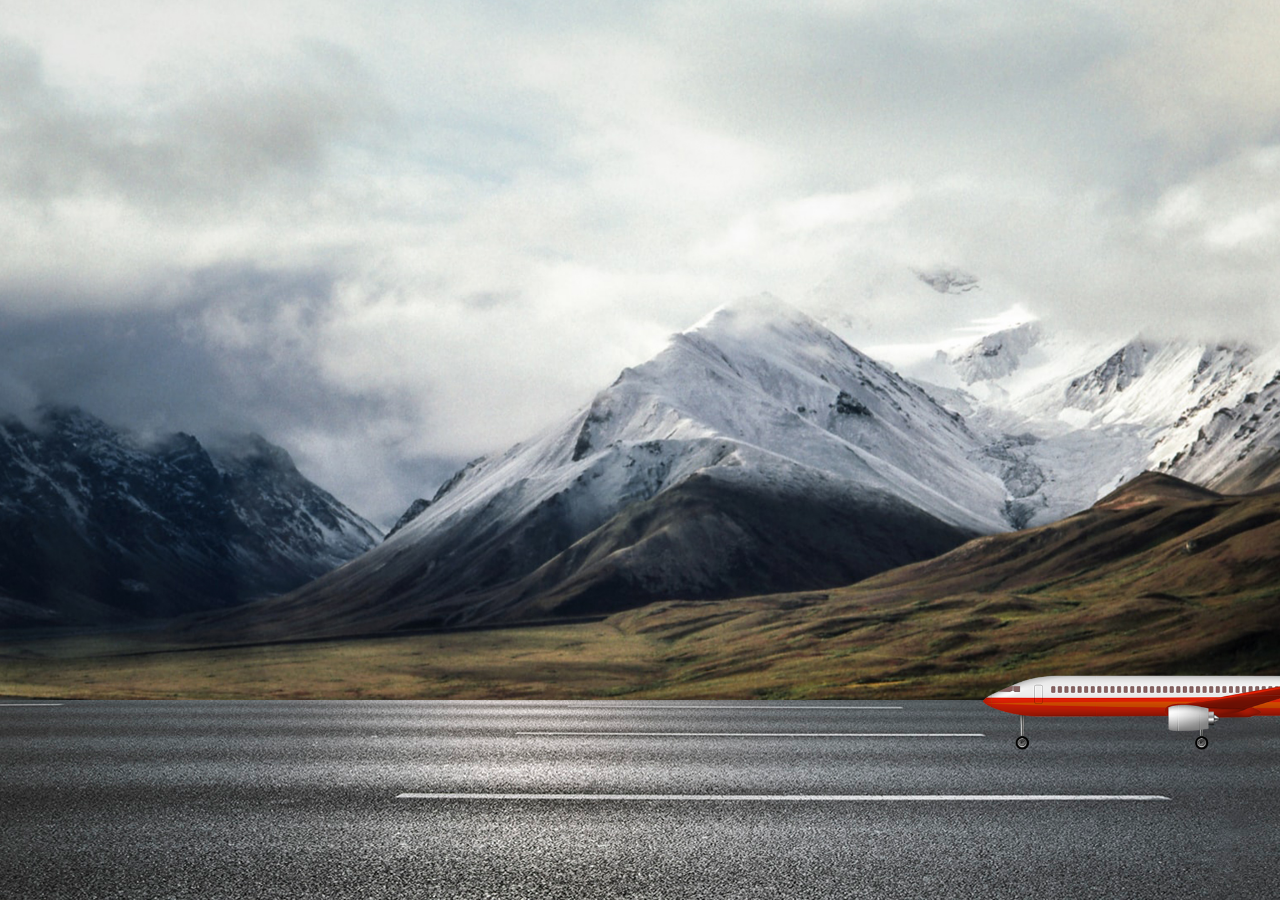
<file: index.html>
<!DOCTYPE html>
<html lang="en">
<head>
    <meta charset="UTF-8">
    <meta http-equiv="X-UA-Compatible" content="IE=edge">
    <meta name="viewport" content="width=device-width, initial-scale=1.0">
    <link rel="stylesheet" href="style.css">
    <title>Air Plane</title>
</head>
<body>
    <div class="container">
        <div class="road">
        </div>
        <img src="./images/airplane.png" class="airplane">
    </div>
</body>
</html>
</file>
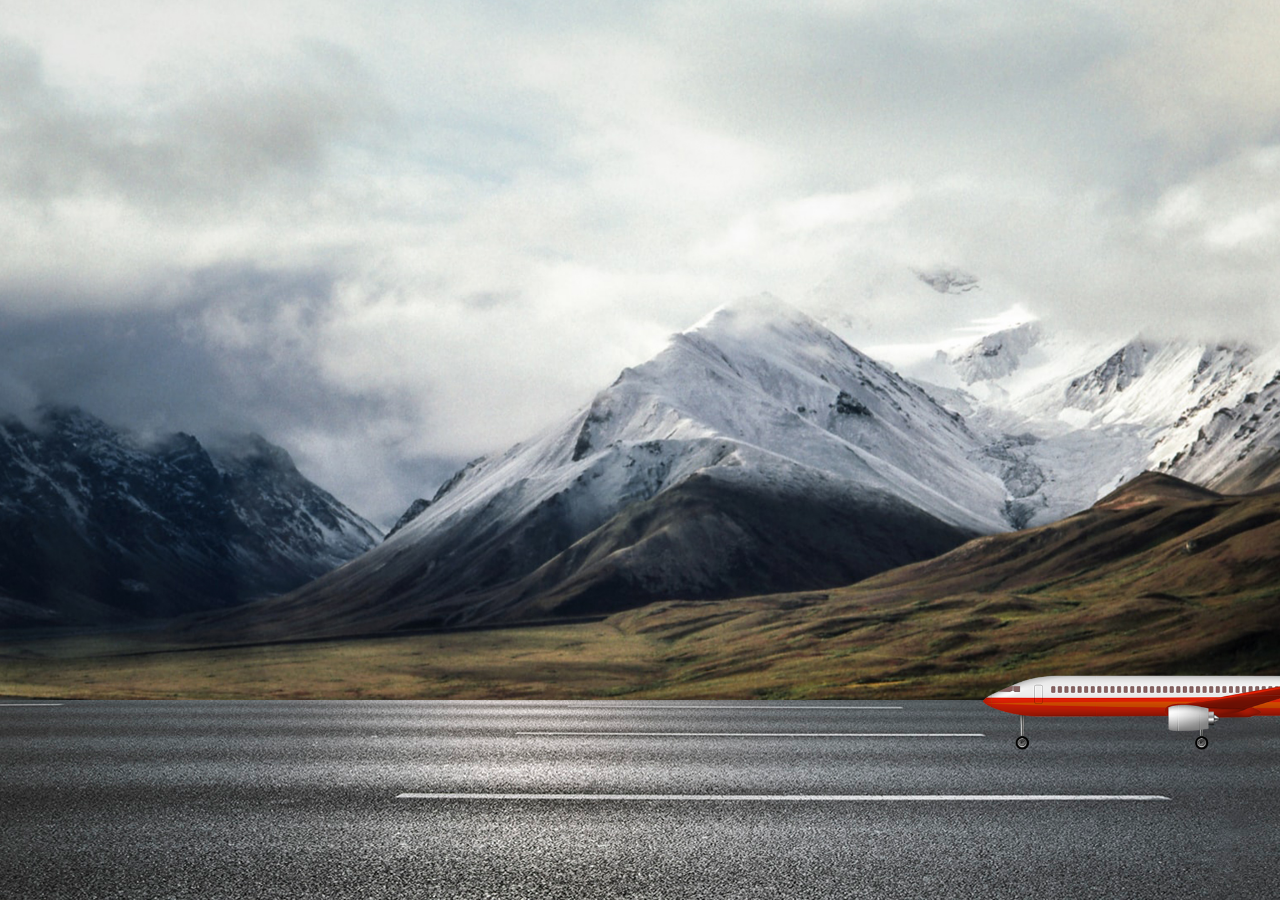
<file: Air plane/index.html>
<!DOCTYPE html>
<html lang="en">
<head>
    <meta charset="UTF-8">
    <meta http-equiv="X-UA-Compatible" content="IE=edge">
    <meta name="viewport" content="width=device-width, initial-scale=1.0">
    <link rel="stylesheet" href="style.css">
    <title>Air Plane</title>
</head>
<body>
    <div class="container">
        <div class="road">
        </div>
        <img src="./images/airplane.png" class="airplane">
    </div>
</body>
</html>
</file>
<file: style.css>
*{
    margin: 0;
    padding: 0;
    box-sizing: border-box;
}

.container {
    width: 100%;
    height: 100vh;
    background-image: url(./images/background.jpg);
    background-size: cover;
    background-position: center;
    position: relative;
    overflow: hidden;
}

.road {
    width: 100%;
    height: 200px;
    background-image: url(./images/road.jpg);
    position: absolute;
    bottom: 0;
    left: 0;
}

.airplane {
    width: 500px;
    position: absolute;
    bottom: 150px;
    right: -200px;
    animation: plane 4s linear infinite;
    transform-origin: 100% 50%;
}

@keyframes plane {
    100% {
        transform: translateX(0px) translateY(0px) rotate(0deg);
    }

    30% {
        transform: translateX(-500px) translateY(0px) rotate(0deg);
    }

    100% {
        transform: translateX(-1500px) translateY(-200px) rotate(20deg);
    }
}
</file>
<file: Air plane/style.css>
*{
    margin: 0;
    padding: 0;
    box-sizing: border-box;
}

.container {
    width: 100%;
    height: 100vh;
    background-image: url(./images/background.jpg);
    background-size: cover;
    background-position: center;
    position: relative;
    overflow: hidden;
}

.road {
    width: 100%;
    height: 200px;
    background-image: url(./images/road.jpg);
    position: absolute;
    bottom: 0;
    left: 0;
}

.airplane {
    width: 500px;
    position: absolute;
    bottom: 150px;
    right: -200px;
    animation: plane 4s linear infinite;
    transform-origin: 100% 50%;
}

@keyframes plane {
    100% {
        transform: translateX(0px) translateY(0px) rotate(0deg);
    }

    30% {
        transform: translateX(-500px) translateY(0px) rotate(0deg);
    }

    100% {
        transform: translateX(-1500px) translateY(-200px) rotate(20deg);
    }
}
</file>
